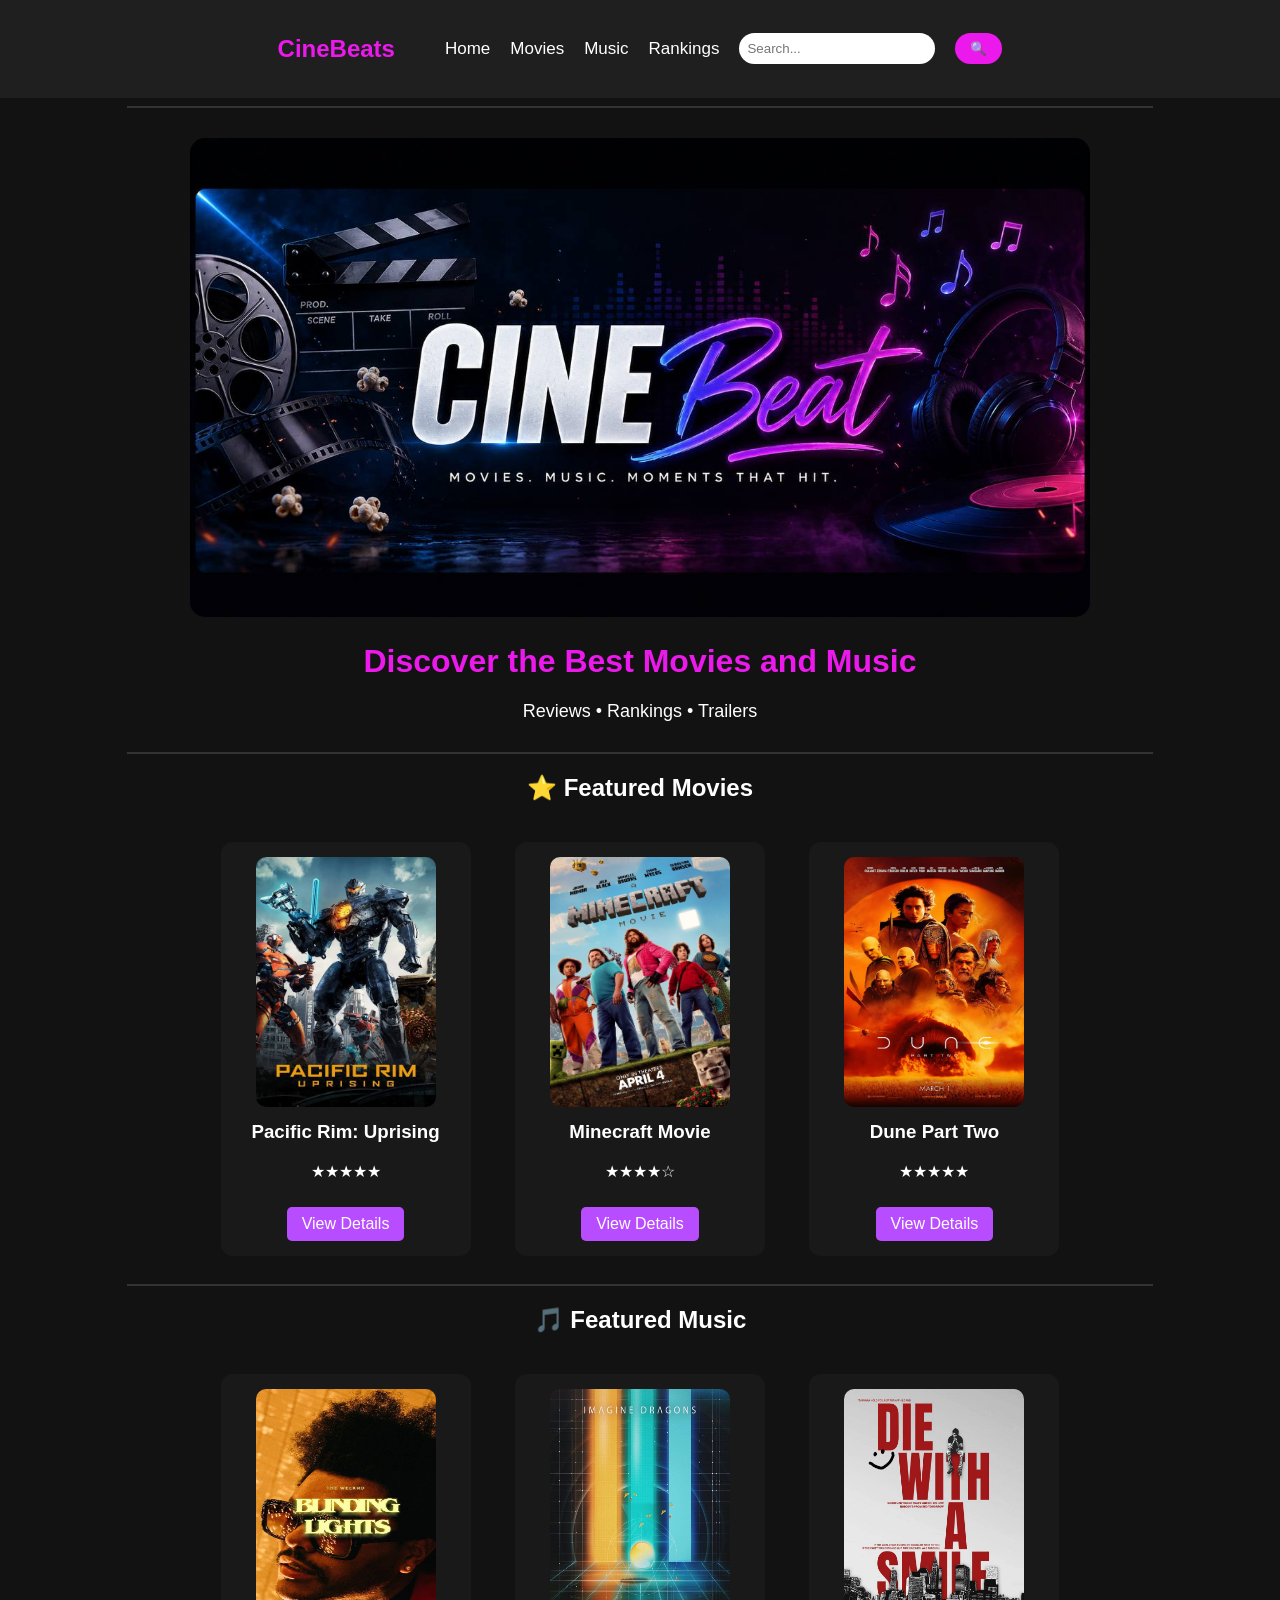
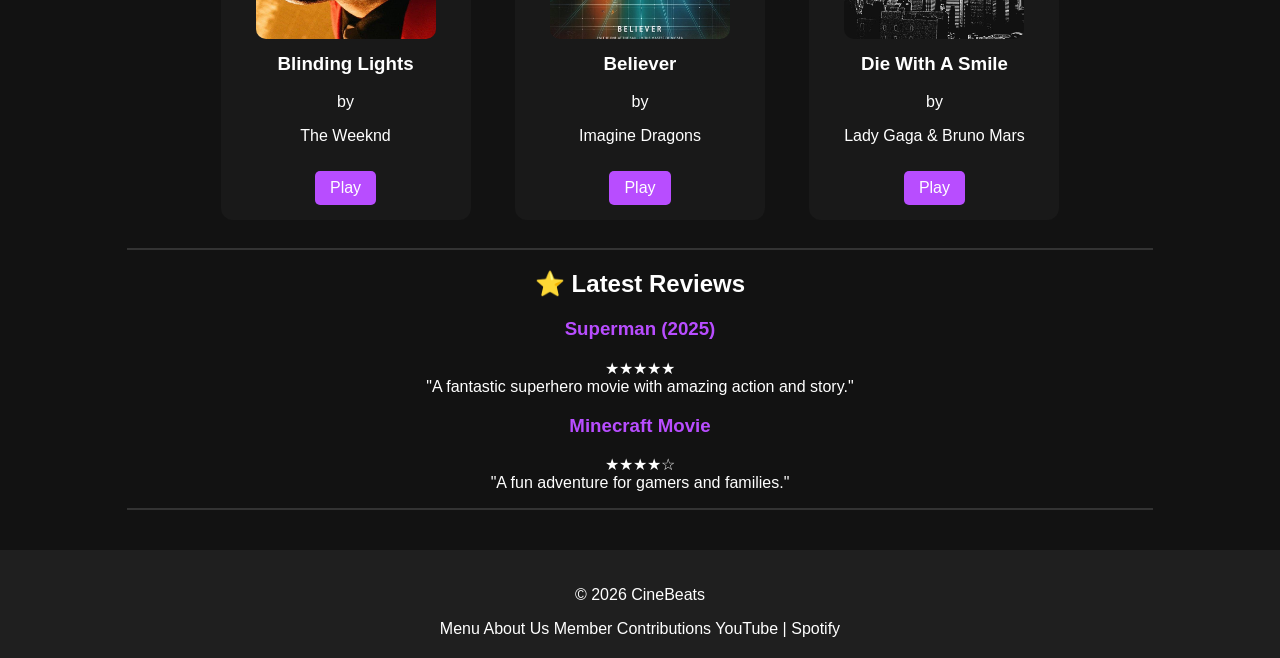
<file: index.html>
<!DOCTYPE html>
<html>

<head>
    <title>CineBeats - Home</title>
    <link rel="stylesheet" href="style.css">
</head>

<body>

    <nav>

        <h2>CineBeats</h2>

        <a href="index.html">Home</a>
        <a href="movies.html">Movies</a>
        <a href="music.html">Music</a>
        <a href="rankings.html">Rankings</a>

        <input type="text" placeholder="Search...">
        <button>🔍</button>

    </nav>

    <hr>

    <div class="banner">

        <img src="Images/CiineBeat.jpg">

        <h1>Discover the Best Movies and Music</h1>

        <p>Reviews • Rankings • Trailers</p>

    </div>

    <hr>

    <h2>⭐ Featured Movies</h2>

    <div class="movies">

        <div class="card">
            <img src="Images/Pacific_RimUprisingMV.jpg" width="180">
            <h3>Pacific Rim: Uprising</h3>
            <p>★★★★★</p>
            <a href="movies.html">View Details</a>
        </div>

        <div class="card">
            <img src="Images/MCmovie.jpg" width="180">
            <h3>Minecraft Movie</h3>
            <p>★★★★☆</p>
            <a href="movies.html">View Details</a>
        </div>

        <div class="card">
            <img src="Images/DuneparttwoMV.jpg" width="180">
            <h3>Dune Part Two</h3>
            <p>★★★★★</p>
            <a href="movies.html">View Details</a>
        </div>

    </div>

    <hr>

    <h2>🎵 Featured Music</h2>

    <div class="music">

        <div class="card">
            <img src="Images/BlindinglightsMS.jpg" width="180">
            <h3>Blinding Lights</h3>
            <p>by</p>
            <p>The Weeknd</p>
            <a href="music.html">Play</a>
        </div>

        <div class="card">
            <img src="Images/ImaginedragonsBMS.jpg" width="180">
            <h3>Believer</h3>
            <p>by</p>
            <p>Imagine Dragons</p>
            <a href="music.html">Play</a>
        </div>

        <div class="card">
            <img src="Images/DiewasmileMS.jpg" width="180">
            <h3>Die With A Smile</h3>
            <p>by</p>
            <p>Lady Gaga & Bruno Mars</p>
            <a href="music.html">Play</a>
        </div>

    </div>

    <hr>

    <h2>⭐ Latest Reviews</h2>

    <div class="reviews">

        <h3>Superman (2025)</h3>

        <p>
            ★★★★★
            <br>
            "A fantastic superhero movie with amazing action and story."
        </p>

        <h3>Minecraft Movie</h3>

        <p>
            ★★★★☆
            <br>
            "A fun adventure for gamers and families."
        </p>

    </div>

    <hr>

    <footer>

        <p>© 2026 CineBeats</p>

        <a href="menu.html">Menu</a>
        <a href="about.html">About Us</a>
        <a href="contributions.html">Member Contributions</a>
        <a href="https://www.youtube.com">YouTube</a> |
        <a href="https://www.spotify.com">Spotify</a>

    </footer>

</body>

</html>
</file>
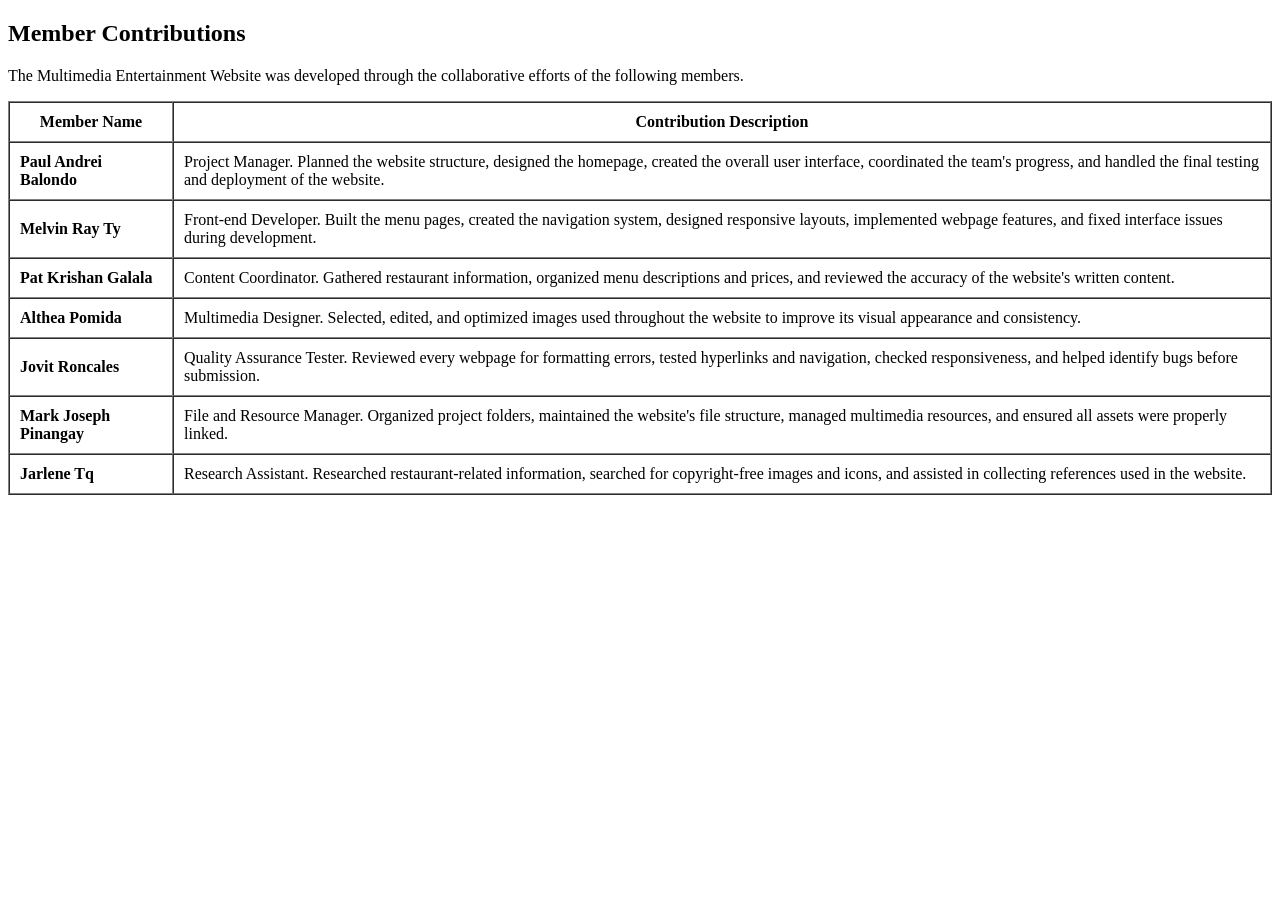
<file: contributions.html>
<!DOCTYPE html>
<html lang="en">
<head>
    <meta charset="UTF-8">
    <meta name="viewport" content="width=device-width, initial-scale=1.0">
    <title>Member Contributions</title>
</head>
<body>

<section class="member-contributions">
    <h1>Member Contributions</h1>

    <p>
        The Multimedia Entertainment Website was developed through the collaborative
        efforts of the following members.
    </p>

    <table border="1" cellspacing="0" cellpadding="10">
        <thead>
            <tr>
                <th>Member Name</th>
                <th>Contribution Description</th>
            </tr>
        </thead>

        <tbody>
            <tr>
                <td><strong>Paul Andrei Balondo</strong></td>
                <td>
                    Project Manager. Planned the website structure, designed the homepage,
                    created the overall user interface, coordinated the team's progress,
                    and handled the final testing and deployment of the website.
                </td>
            </tr>

            <tr>
                <td><strong>Melvin Ray Ty</strong></td>
                <td>
                    Front-end Developer. Built the menu pages, created the navigation
                    system, designed responsive layouts, implemented webpage features,
                    and fixed interface issues during development.
                </td>
            </tr>

            <tr>
                <td><strong>Pat Krishan Galala</strong></td>
                <td>
                    Content Coordinator. Gathered restaurant information, organized
                    menu descriptions and prices, and reviewed the accuracy of the
                    website's written content.
                </td>
            </tr>

            <tr>
                <td><strong>Althea Pomida</strong></td>
                <td>
                    Multimedia Designer. Selected, edited, and optimized images used
                    throughout the website to improve its visual appearance and
                    consistency.
                </td>
            </tr>

            <tr>
                <td><strong>Jovit Roncales</strong></td>
                <td>
                    Quality Assurance Tester. Reviewed every webpage for formatting
                    errors, tested hyperlinks and navigation, checked responsiveness,
                    and helped identify bugs before submission.
                </td>
            </tr>

            <tr>
                <td><strong>Mark Joseph Pinangay</strong></td>
                <td>
                    File and Resource Manager. Organized project folders, maintained
                    the website's file structure, managed multimedia resources, and
                    ensured all assets were properly linked.
                </td>
            </tr>

            <tr>
                <td><strong>Jarlene Tq</strong></td>
                <td>
                    Research Assistant. Researched restaurant-related information,
                    searched for copyright-free images and icons, and assisted in
                    collecting references used in the website.
                </td>
            </tr>
        </tbody>
    </table>
</section>

</body>
</html>
</file>
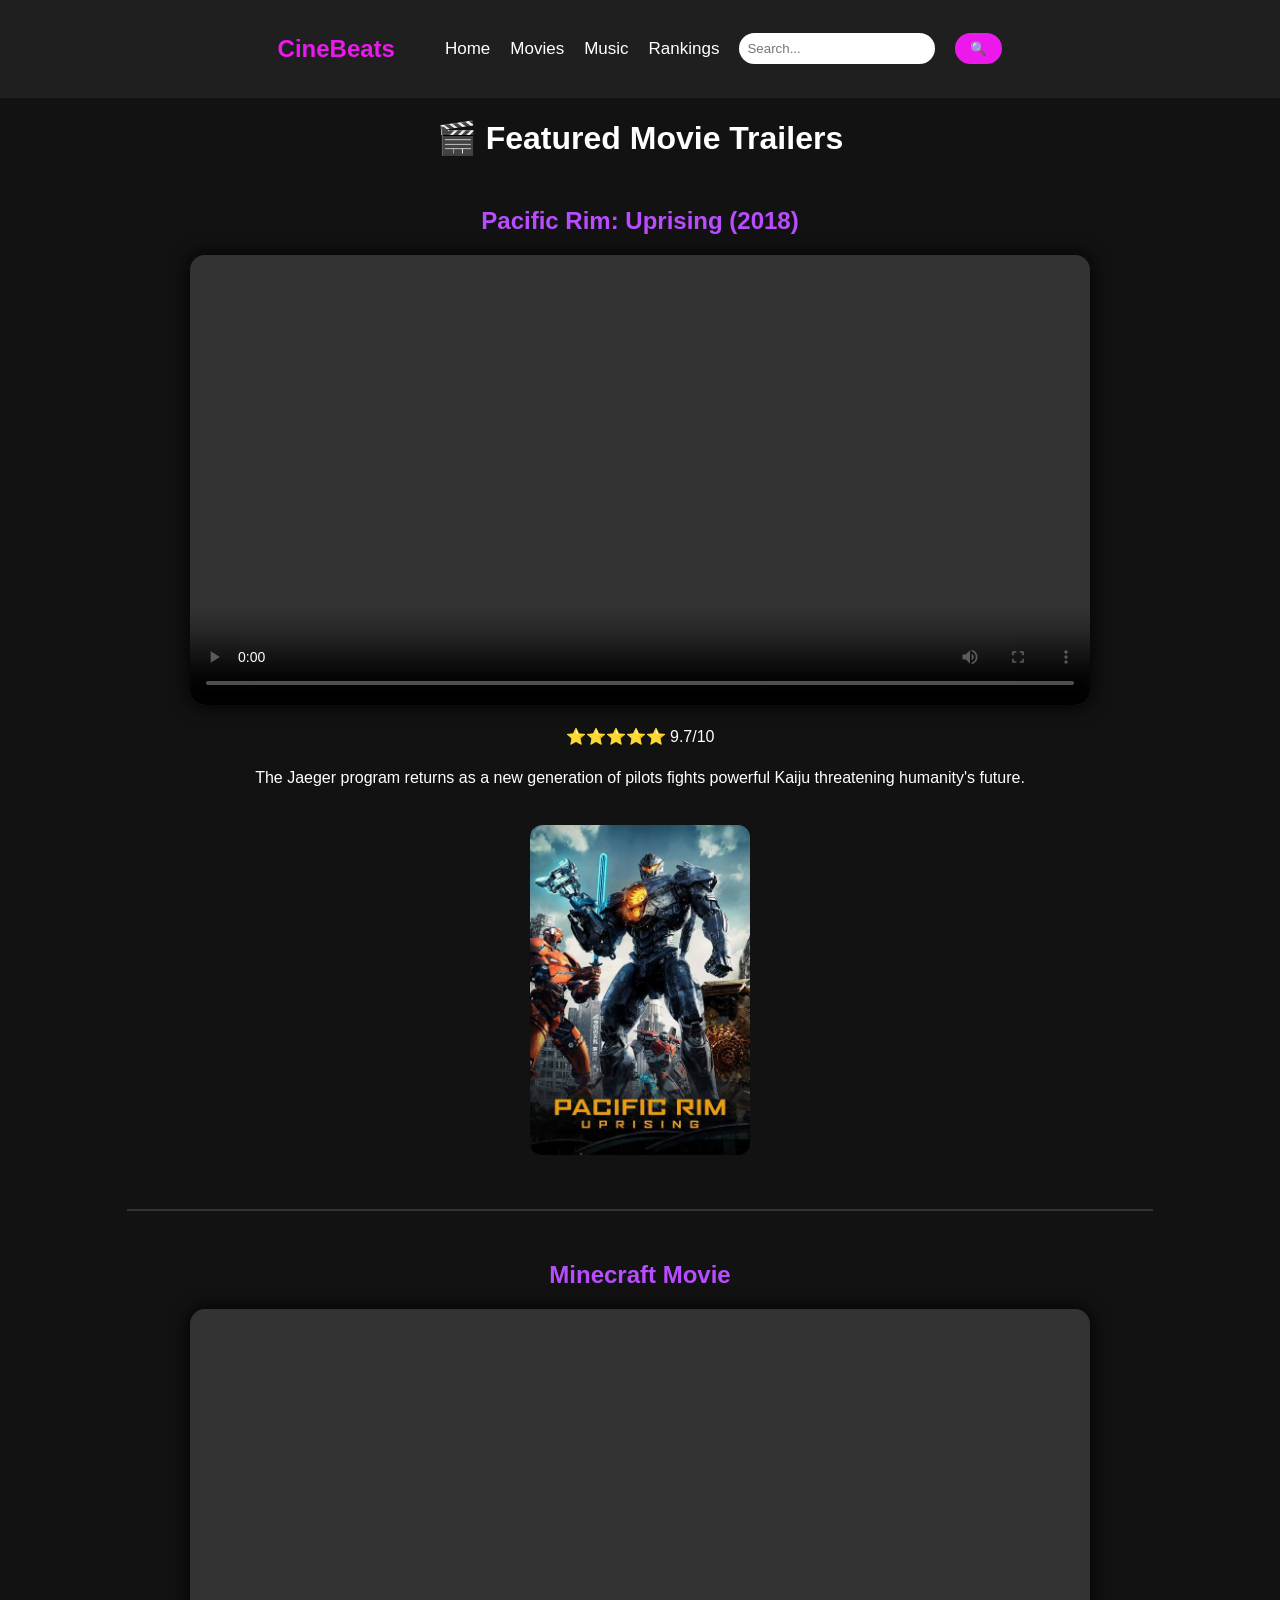
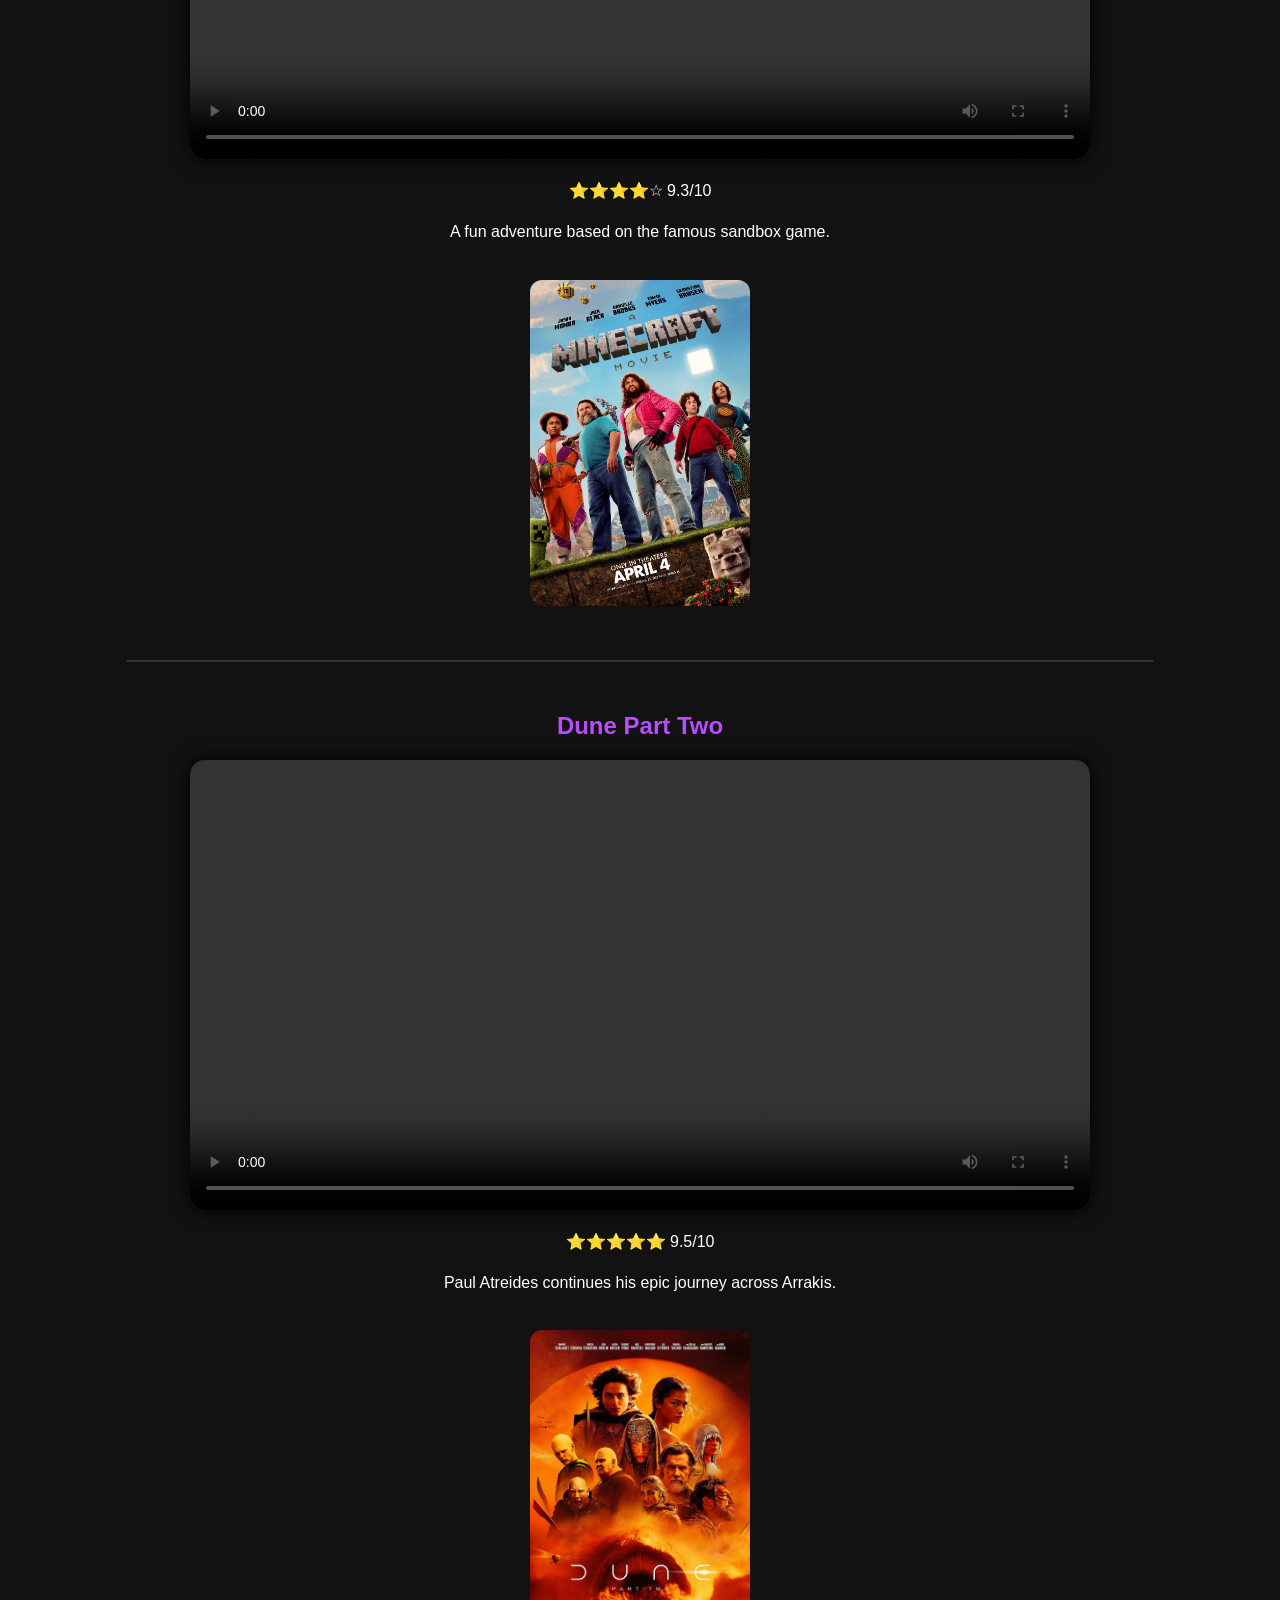
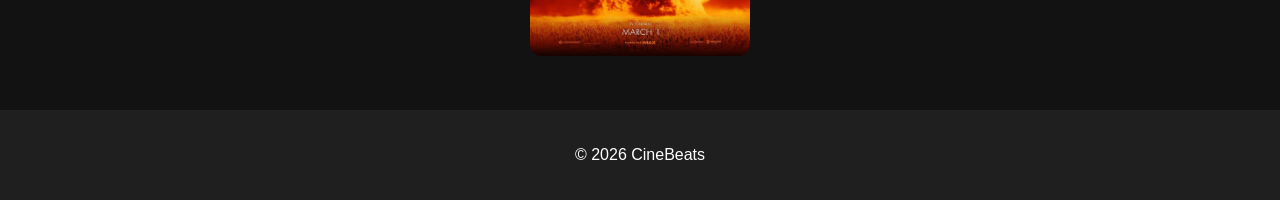
<file: movies.html>
<!DOCTYPE html>
<html>

<head>

    <title>CineBeats - Movies</title>

    <link rel="stylesheet" href="style.css">

</head>

<body>

<nav>

    <h2>CineBeats</h2>

    <a href="index.html">Home</a>
    <a href="movies.html">Movies</a>
    <a href="music.html">Music</a>
    <a href="rankings.html">Rankings</a>

    <input type="text" placeholder="Search...">
    <button>🔍</button>

</nav>

<h1>🎬 Featured Movie Trailers</h1>



<div class="movie">
    <h2>Pacific Rim: Uprising (2018)</h2>
    <video controls>
        <source src="SMovie/Pacific-Rim-Uprising-TrailerMV.mp4">
    </video>
    <p>⭐⭐⭐⭐⭐ 9.7/10</p>
    <p>
        The Jaeger program returns as a new generation of pilots fights powerful Kaiju threatening humanity's future.
    </p>
    <img src="Images/Pacific_RimUprisingMV.jpg">
</div>

<hr>

<!-- Minecraft -->

<div class="movie">
    <h2>Minecraft Movie</h2>
    <video controls>
        <source src="Movies/A-Minecraft-Movie-Official-Trailer_720p.mp4" type="video/mp4">
    </video>
    <p>⭐⭐⭐⭐☆ 9.3/10</p>
    <p>
        A fun adventure based on the famous sandbox game.
    </p>
    <img src="Images/MCmovie.jpg">
</div>

<hr>

<!-- Dune -->

<div class="movie">
    <h2>Dune Part Two</h2>
    <video controls>
        <source src="Movies/Dune-Part-Two-Official-Trailer_720p.mp4" type="video/mp4">
    </video>
    <p>⭐⭐⭐⭐⭐ 9.5/10</p>
    <p>
        Paul Atreides continues his epic journey across Arrakis.
    </p>
    <img src="Images/DuneparttwoMV.jpg">
</div>

<footer>

    <p>© 2026 CineBeats</p>

</footer>

</body>

</html>
</file>
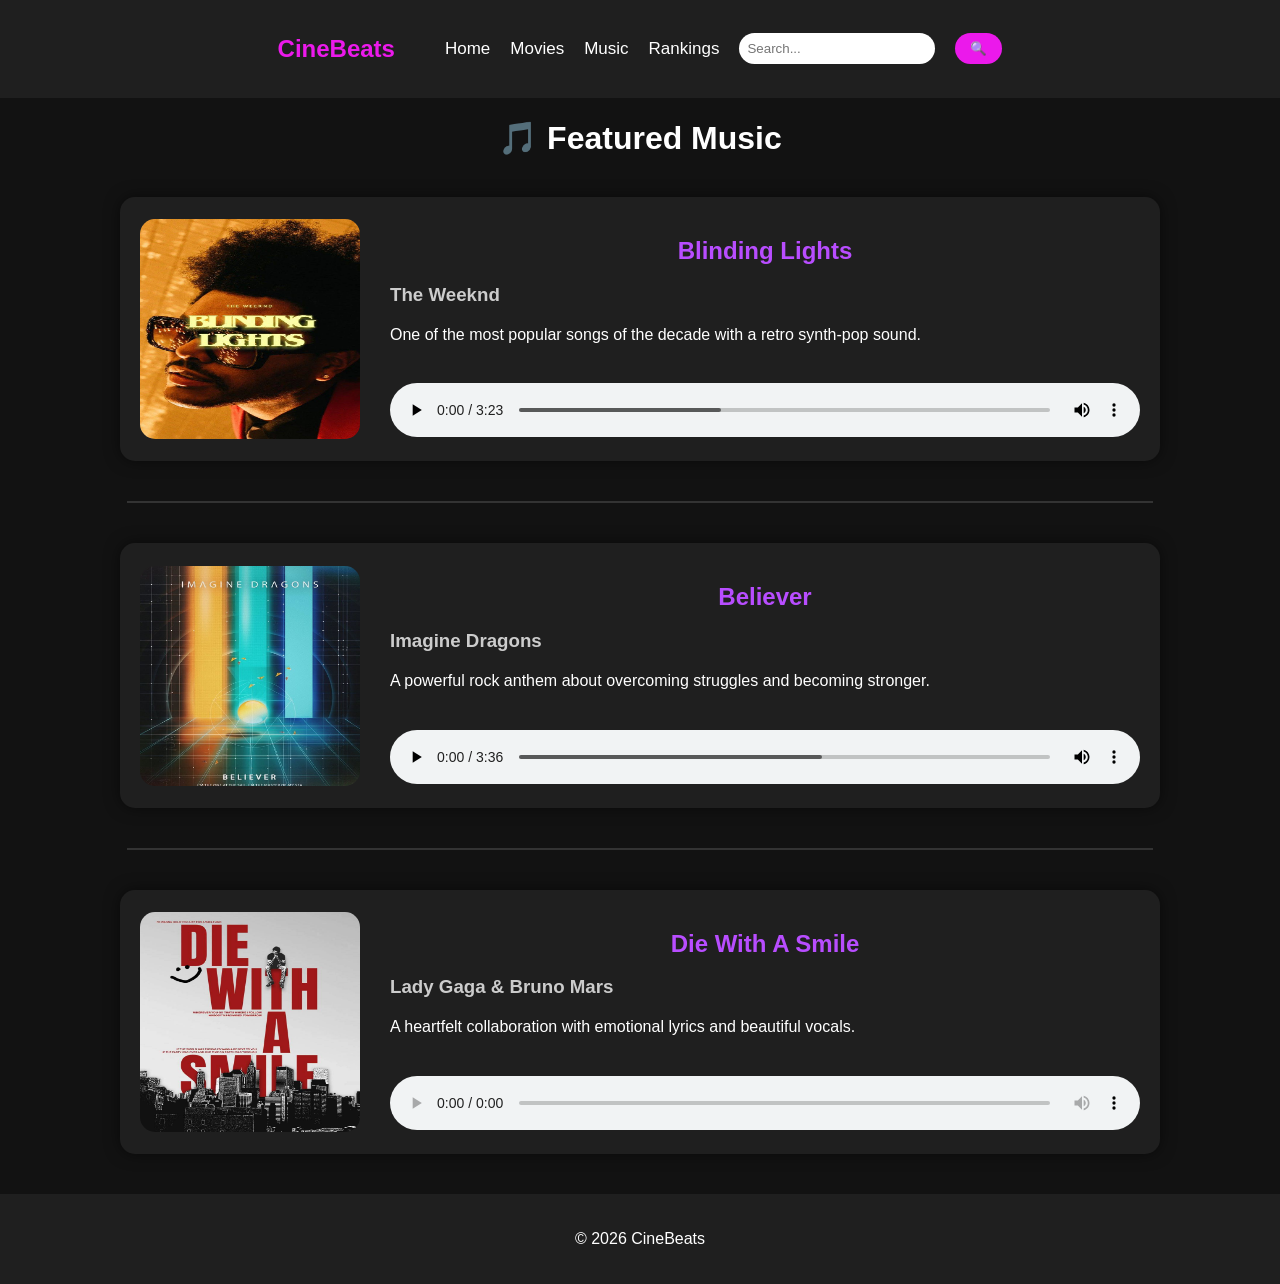
<file: music.html>
<!DOCTYPE html>
<html>

<head>

    <title>CineBeats - Music</title>

    <link rel="stylesheet" href="style.css">

</head>

<body>

<nav>

    <h2>CineBeats</h2>

    <a href="index.html">Home</a>
    <a href="movies.html">Movies</a>
    <a href="music.html">Music</a>
    <a href="rankings.html">Rankings</a>

    <input type="text" placeholder="Search...">
    <button>🔍</button>

</nav>

<h1>🎵 Featured Music</h1>

<!-- Song 1 -->

<div class="song">

    <img src="Images/BlindinglightsMS.jpg" alt="Blinding Lights">

    <div class="song-info">

        <h2>Blinding Lights</h2>

        <h3>The Weeknd</h3>

        <p>
            One of the most popular songs of the decade with a retro synth-pop sound.
        </p>

        <audio controls>

            <source src="Musics/The Weeknd-Blinding_Lights_MS.mp3" type="audio/mpeg">

        </audio>

    </div>

</div>

<hr>

<!-- Song 2 -->

<div class="song">

    <img src="Images/ImaginedragonsBMS.jpg" alt="Believer">

    <div class="song-info">

        <h2>Believer</h2>

        <h3>Imagine Dragons</h3>

        <p>
            A powerful rock anthem about overcoming struggles and becoming stronger.
        </p>

        <audio controls>

            <source src="Musics/Imagine Dragons-Believer.mp3" type="audio/mpeg">

        </audio>

    </div>

</div>

<hr>

<!-- Song 3 -->

<div class="song">

    <img src="Images/DiewasmileMS.jpg" alt="Die With A Smile">

    <div class="song-info">

        <h2>Die With A Smile</h2>

        <h3>Lady Gaga & Bruno Mars</h3>

        <p>
            A heartfelt collaboration with emotional lyrics and beautiful vocals.
        </p>

        <audio controls>

            <source src="Musics/Lady_Gaga_Bruno_Mars-Die_With_A_Smile.mp3" type="audio/mpeg">

        </audio>

    </div>

</div>

<footer>

    <p>© 2026 CineBeats</p>

</footer>

</body>

</html>
</file>
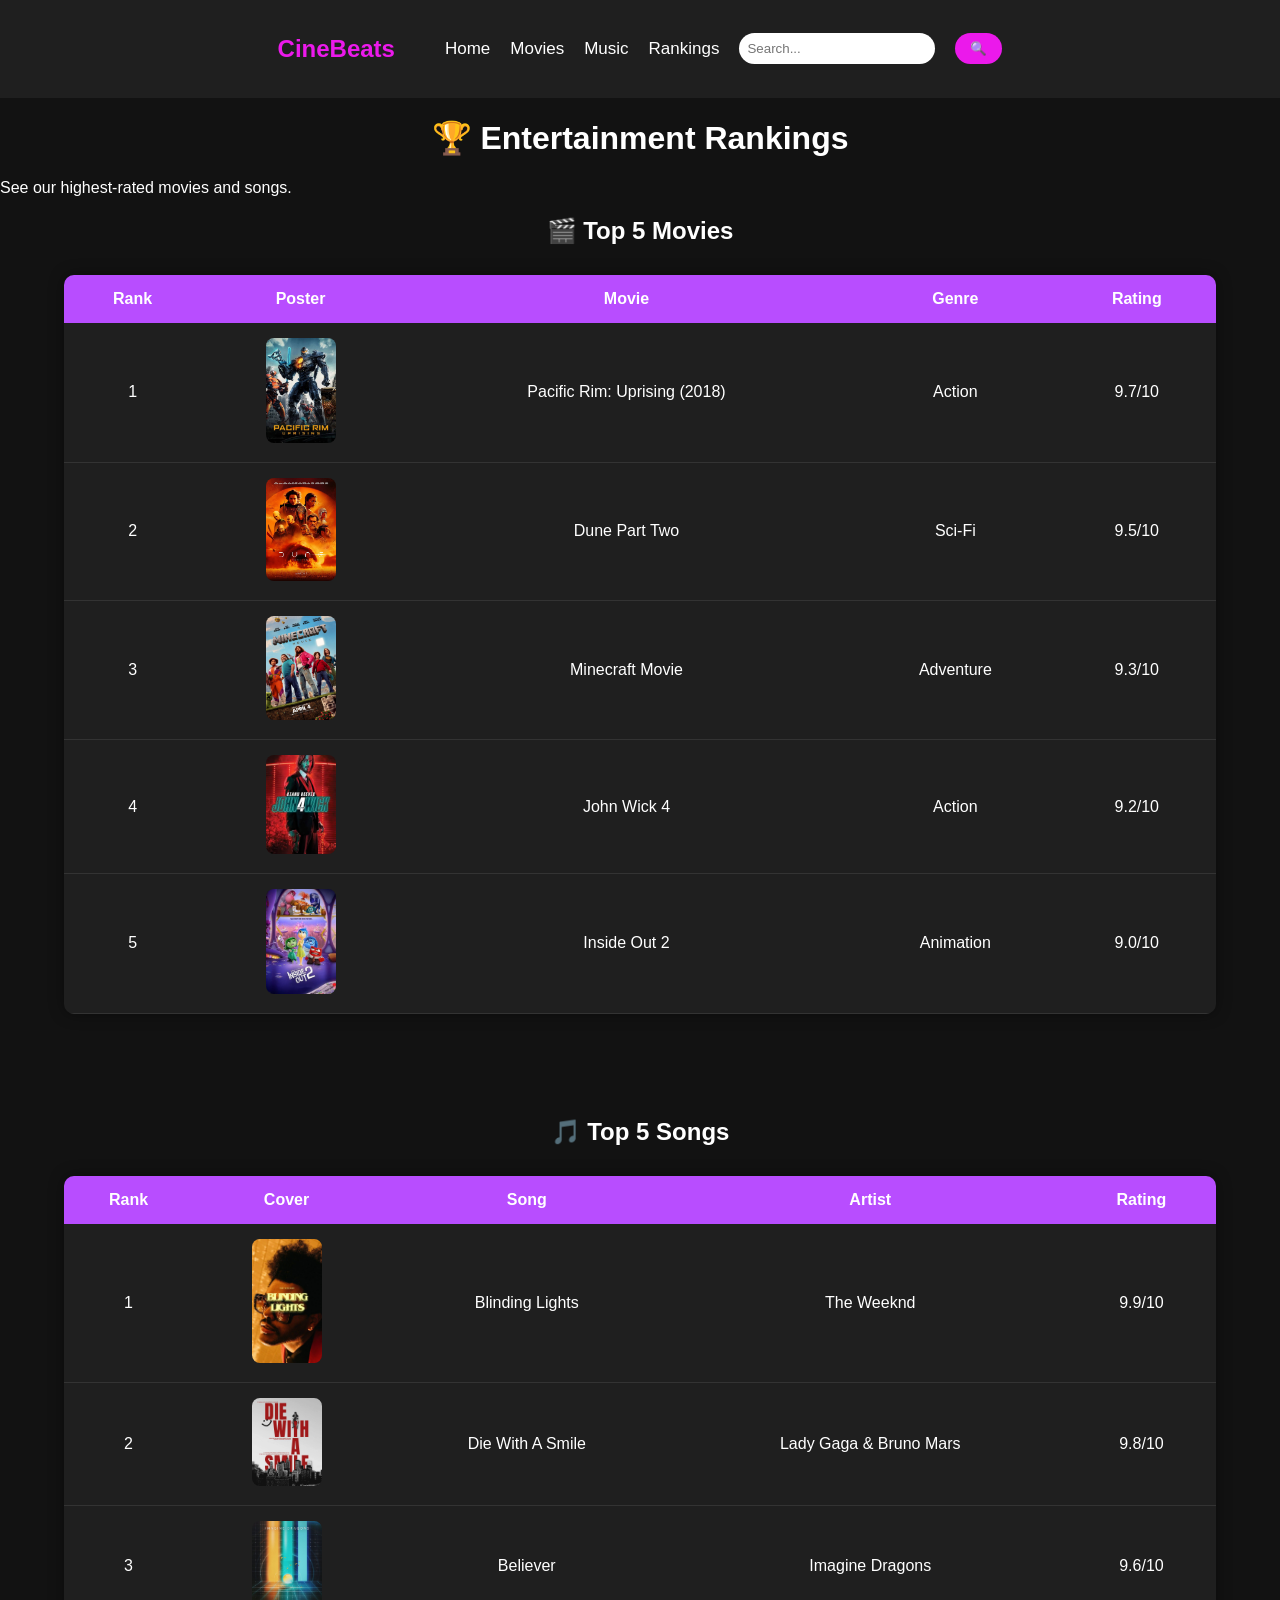
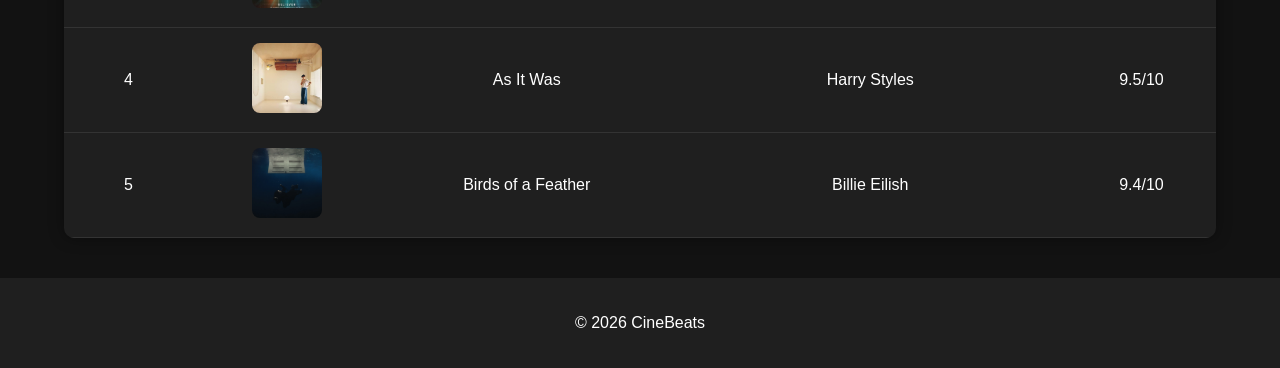
<file: rankings.html>
<!DOCTYPE html>
<html>

<head>

    <title>CineBeats - Rankings</title>

    <link rel="stylesheet" href="style.css">

</head>

<body>

<nav>

    <h2>CineBeats</h2>

    <a href="index.html">Home</a>
    <a href="movies.html">Movies</a>
    <a href="music.html">Music</a>
    <a href="rankings.html">Rankings</a>

    <input type="text" placeholder="Search...">
    <button>🔍</button>

</nav>

<h1>🏆 Entertainment Rankings</h1>

<p>See our highest-rated movies and songs.</p>

<!-- ================= Movies ================= -->

<h2>🎬 Top 5 Movies</h2>

<table>

<tr>
    <th>Rank</th>
    <th>Poster</th>
    <th>Movie</th>
    <th>Genre</th>
    <th>Rating</th>
</tr>

<tr>
    <td>1</td>
    <td>
    <a href="https://www.youtube.com/watch?v=WmGz3bfUKtQ" target="_blank">
        <img src="Images/Pacific_RimUprisingMV.jpg" width="70" alt="Pacific Rim: Uprising">
    </a>
</td>
    <td>Pacific Rim: Uprising (2018)</td>
    <td>Action</td>
    <td>9.7/10</td>
</tr>

<tr>
    <td>2</td>
    <td><img src="Images/DuneparttwoMV.jpg" width="70"></td>
    <td>Dune Part Two</td>
    <td>Sci-Fi</td>
    <td>9.5/10</td>
</tr>

<tr>
    <td>3</td>
    <td><img src="Images/MCmovie.jpg" width="70"></td>
    <td>Minecraft Movie</td>
    <td>Adventure</td>
    <td>9.3/10</td>
</tr>

<tr>
    <td>4</td>
    <td><img src="Images/Johnwick4IMG.jpg" width="70"></td>
    <td>John Wick 4</td>
    <td>Action</td>
    <td>9.2/10</td>
</tr>

<tr>
    <td>5</td>
    <td><img src="Images/Insideout2IMG.jpg" width="70"></td>
    <td>Inside Out 2</td>
    <td>Animation</td>
    <td>9.0/10</td>
</tr>

</table>

<br><br><br>

<!-- ================= Songs ================= -->

<h2>🎵 Top 5 Songs</h2>

<table>

<tr>
    <th>Rank</th>
    <th>Cover</th>
    <th>Song</th>
    <th>Artist</th>
    <th>Rating</th>
</tr>

<tr>
    <td>1</td>
    <td><img src="Images/BlindinglightsMS.jpg" width="70"></td>
    <td>Blinding Lights</td>
    <td>The Weeknd</td>
    <td>9.9/10</td>
</tr>

<tr>
    <td>2</td>
    <td><img src="Images/DiewasmileMS.jpg" width="70"></td>
    <td>Die With A Smile</td>
    <td>Lady Gaga & Bruno Mars</td>
    <td>9.8/10</td>
</tr>

<tr>
    <td>3</td>
    <td><img src="Images/ImaginedragonsBMS.jpg" width="70"></td>
    <td>Believer</td>
    <td>Imagine Dragons</td>
    <td>9.6/10</td>
</tr>

<tr>
    <td>4</td>
    <td><img src="Images/as_it_wasMS.jpg" width="70"></td>
    <td>As It Was</td>
    <td>Harry Styles</td>
    <td>9.5/10</td>
</tr>

<tr>
    <td>5</td>
    <td><img src="Images/Birdsofafeather_BillieI.png" width="70"></td>
    <td>Birds of a Feather</td>
    <td>Billie Eilish</td>
    <td>9.4/10</td>
</tr>

</table>

<footer>

<p>© 2026 CineBeats</p>

</footer>

</body>

</html>
</file>
<file: style.css>
/*
   CINEBEATS STYLE
*/

body{
    margin:0;
    padding:0;
    background-color:#121212;
    font-family:Arial, sans-serif;
    color:white;
}

nav{
    background-color:#1f1f1f;
    padding:15px;
    display:flex;
    align-items:center;
    justify-content:center;
    gap:20px;
}
nav h2{
    color:rgb(235, 25, 235);
    margin-right:30px;
}
nav a{
    color:white;
    text-decoration:none;
    font-size:17px;
}
nav a:hover{
    color: rgb(235, 25, 235);
}
nav input{
    padding:8px;
    border:none;
    border-radius:20px;
    width:180px;
}
nav button{
    padding:8px 15px;
    border:none;
    border-radius:20px;
    background: rgb(235, 25, 235);
    color:white;
    cursor:pointer;
}
nav button:hover{
    background: rgb(235, 25, 235);
}

.banner{
    text-align:center;
    margin:30px;
}
.banner img{
    width:90%;
    max-width:900px;
    border-radius:15px;
}
.banner h1{
    color: rgb(235, 25, 235);
}
.banner p{
    font-size:18px;
}

.movies,
.music{
    text-align:center;
}

.card{
    display:inline-block;
    width:220px;
    background: rgb(25, 25, 25);
    margin:20px;
    padding:15px;
    border-radius:12px;
}

.card img{
    width:180px;
    height:250px;
    border-radius:10px;
}

.card h3{
    margin-top:10px;
}

.card a{
    display:inline-block;
    margin-top:10px;
    background:#b84dff;
    color:white;
    padding:8px 15px;
    text-decoration:none;
    border-radius:5px;
}

.card a:hover{
    background:#9333ea;
}

/* Reviews */

.reviews{
    width:70%;
    margin:auto;
    text-align:center;
}

.reviews h3{
    color:#b84dff;
}

/* Footer */

footer{
    background:#1f1f1f;
    text-align:center;
    padding:20px;
    margin-top:40px;
}

footer a{
    color:white;
    text-decoration:none;
}

footer a:hover{
    color:#b84dff;
}

hr{
    border:1px solid #333;
}

/*
   MOVIES PAGE
*/

.movie{

    width:90%;

    max-width:1000px;

    margin:50px auto;

    text-align:center;

}

.movie h2{

    color:#b84dff;

    margin-bottom:20px;

}

.movie video{

    width:100%;
    max-width:900px;
    border-radius:15px;
    box-shadow:0 0 20px black;
}
.movie img{
    width:220px;
    margin-top:20px;
    border-radius:12px;
}
.movie p{
    width:80%;
    margin:15px auto;
    line-height:1.6;
}
hr{
    width:80%;
    border:1px solid #333;
}

/*
   MUSIC PAGE
*/

.song{
    width:90%;
    max-width:1000px;
    margin:40px auto;
    display:flex;
    align-items:center;
    gap:30px;
    background:#1f1f1f;
    padding:20px;
    border-radius:15px;
    box-shadow:0 0 15px rgba(0,0,0,0.5);
}
.song img{
    width:220px;
    height:220px;
    border-radius:15px;
}
.song-info{
    flex:1;
}
.song-info h2{
    color:#b84dff;
    margin-bottom:5px;
}
.song-info h3{
    color:#cccccc;
    margin-bottom:15px;
}
.song-info p{
    text-align:left;
    line-height:1.6;
}
.song audio{
    width:100%;
    margin-top:20px;
}

/*
   RANKINGS PAGE
*/

table{
    width:90%;
    margin:30px auto;
    border-collapse:collapse;
    background:#1f1f1f;
    color:white;
    box-shadow:0 0 15px rgba(0,0,0,0.4);
}
th{
    background:#b84dff;
    color:white;
    padding:15px;
}
td{
    text-align:center;
    padding:15px;
    border-bottom:1px solid #333;
}
tr:hover{
    background:#2a2a2a;
}
table img{
    border-radius:8px;
    width:70px;
}
h1{
    text-align:center;
}
h2{
    text-align:center;
}
table{
    border-radius:10px;
    overflow:hidden;
}
</file>
